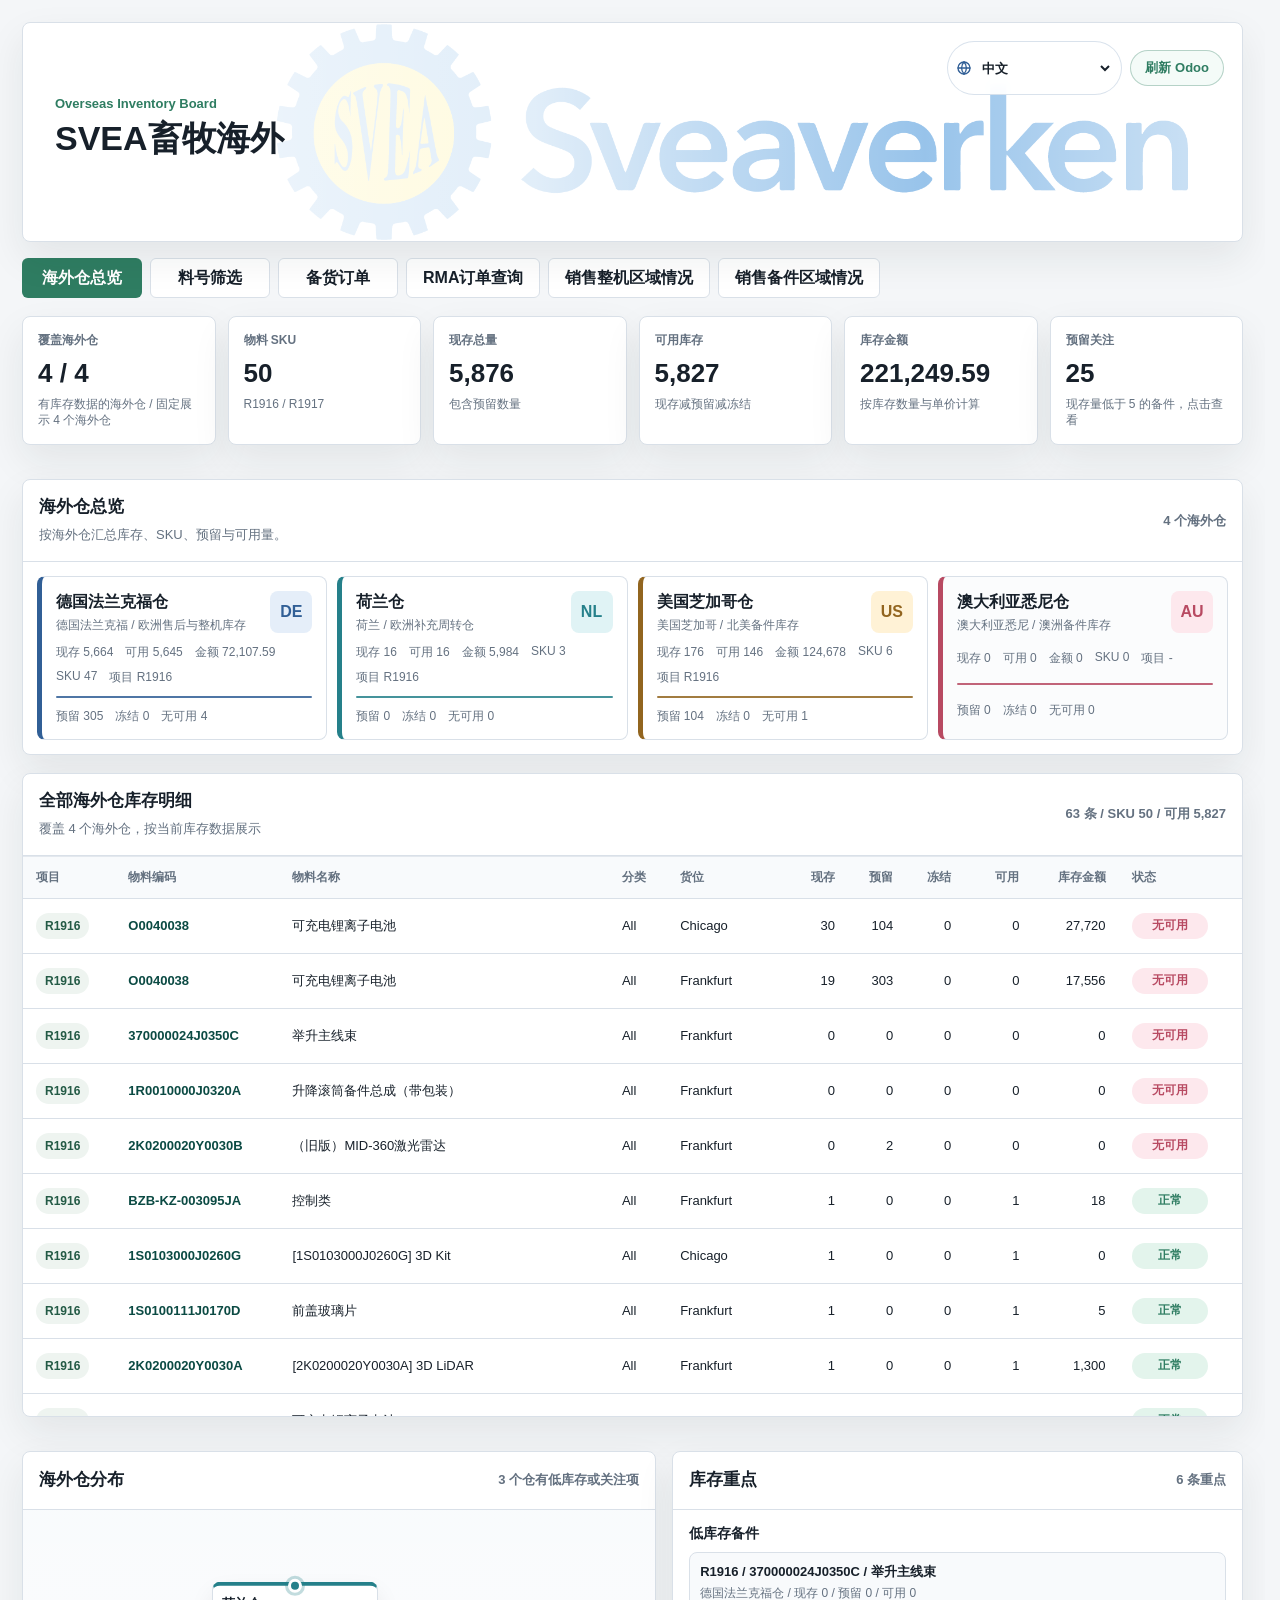
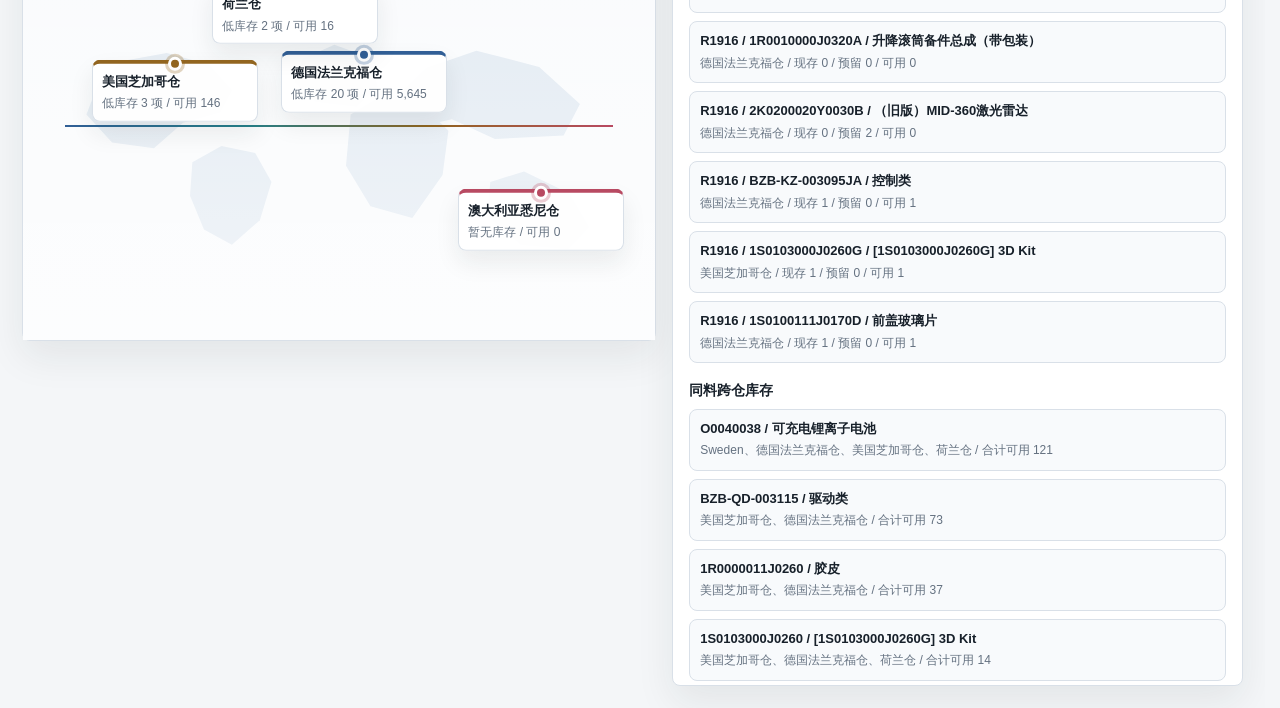
<file: index.html>
<!doctype html>
<html lang="zh-CN">
  <head>
    <meta charset="utf-8">
    <meta name="viewport" content="width=device-width, initial-scale=1">
    <title>SVEA畜牧海外</title>
    <meta name="description" content="SVEA畜牧海外库存、备货、RMA、销售整机和销售备件总看板。">
    <meta property="og:title" content="SVEA畜牧海外">
    <meta property="og:description" content="海外库存、备货、RMA、销售整机和销售备件总看板。">
    <meta property="og:type" content="website">
    <meta property="og:url" content="https://a1282439227-gif.github.io/overseas-inventory-dashboard/">
    <meta property="og:image" content="https://a1282439227-gif.github.io/overseas-inventory-dashboard/assets/sveaverken-logo.png">
    <meta name="twitter:card" content="summary_large_image">
    <meta name="twitter:title" content="SVEA畜牧海外">
    <meta name="twitter:description" content="海外库存、备货、RMA、销售整机和销售备件总看板。">
    <meta name="twitter:image" content="https://a1282439227-gif.github.io/overseas-inventory-dashboard/assets/sveaverken-logo.png">
    <link rel="stylesheet" href="./styles.css?v=20260814-rma-detail-resize-v2">
  </head>
  <body>
    <main class="app-shell">
      <header class="topbar">
        <section class="title-block" aria-labelledby="pageTitle">
          <div class="brand-heading">
            <div>
              <p class="eyebrow">Overseas Inventory Board</p>
              <h1 id="pageTitle">SVEA畜牧海外</h1>
            </div>
          </div>
          <p class="source-note" id="sourceNote" hidden aria-hidden="true"></p>
          <div class="title-actions">
          <label class="language-picker" aria-label="语言选择">
            <span class="language-icon" aria-hidden="true">
              <svg viewBox="0 0 24 24" focusable="false">
                <circle cx="12" cy="12" r="9"></circle>
                <path d="M3 12h18"></path>
                <path d="M12 3c2.4 2.5 3.6 5.5 3.6 9s-1.2 6.5-3.6 9"></path>
                <path d="M12 3c-2.4 2.5-3.6 5.5-3.6 9s1.2 6.5 3.6 9"></path>
              </svg>
            </span>
            <select id="languageSelect" aria-label="选择显示语言">
              <option value="zh-CN">中文</option>
              <option value="en">English</option>
              <option value="de">Deutsch</option>
              <option value="fr">Français</option>
              <option value="es">Español</option>
              <option value="it">Italiano</option>
              <option value="pt">Português</option>
              <option value="ja">日本語</option>
              <option value="ko">한국어</option>
              <option value="ru">Русский</option>
              <option value="vi">Tiếng Việt</option>
              <option value="th">ไทย</option>
              <option value="ms">Bahasa Melayu</option>
              <option value="id">Bahasa Indonesia</option>
              <option value="tr">Türkçe</option>
            </select>
          </label>
          <button class="title-refresh-button" id="salesRefreshButton" type="button">刷新 Odoo</button>
          </div>
        </section>

        <section class="visual-card" aria-label="海外仓作业概览">
          <img src="./assets/warehouse-operations.png" alt="海外仓库作业和全球配送场景">
          <div class="visual-metrics">
            <span>德国法兰克福仓</span>
            <span>荷兰仓</span>
            <span>美国芝加哥仓</span>
            <span>澳大利亚悉尼仓</span>
          </div>
        </section>
      </header>

      <nav class="view-tabs" aria-label="看板页面">
        <button class="view-tab is-active" type="button" data-view="overview" aria-controls="overviewPage" aria-selected="true">海外仓总览</button>
        <button class="view-tab" type="button" data-view="material" aria-controls="materialPage" aria-selected="false">料号筛选</button>
        <button class="view-tab" type="button" data-view="replenishment" aria-controls="replenishmentPage" aria-selected="false">备货订单</button>
        <button class="view-tab" type="button" data-view="rma" aria-controls="rmaPage" aria-selected="false">RMA订单查询</button>
        <button class="view-tab" type="button" data-view="salesMachine" aria-controls="salesMachinePage" aria-selected="false">销售整机区域情况</button>
        <button class="view-tab" type="button" data-view="salesSpare" aria-controls="salesSparePage" aria-selected="false">销售备件区域情况</button>
      </nav>

      <section class="view-panel is-active" id="overviewPage" data-view-panel="overview">
        <section class="summary-grid" id="summaryGrid" aria-label="库存指标汇总"></section>

        <section class="warehouse-section" aria-label="仓库总览">
          <div class="section-title">
            <div>
              <h2>海外仓总览</h2>
              <p class="section-subtitle">按海外仓汇总库存、SKU、预留与可用量。</p>
            </div>
            <span id="warehouseCount"></span>
          </div>
          <div class="warehouse-list" id="warehouseList"></div>
        </section>

        <section class="detail-section overview-detail-section" aria-label="仓库库存明细">
          <div class="section-title">
            <div>
              <h2 id="overviewDetailTitle">库存明细</h2>
              <p class="section-subtitle" id="overviewDetailMeta"></p>
            </div>
            <span id="overviewDetailCount"></span>
          </div>
          <div class="table-wrap compact-table">
            <table>
              <thead>
                <tr>
                  <th>项目</th>
                  <th>物料编码</th>
                  <th>物料名称</th>
                  <th>分类</th>
                  <th>货位</th>
                  <th class="num">现存</th>
                  <th class="num">预留</th>
                  <th class="num">冻结</th>
                  <th class="num">可用</th>
                  <th class="num">库存金额</th>
                  <th>状态</th>
                </tr>
              </thead>
              <tbody id="overviewTableBody"></tbody>
            </table>
          </div>
          <p id="overviewEmptyState" class="empty-state" hidden>暂无库存明细</p>
        </section>

        <section class="overview-support-grid">
          <section class="network-section" aria-label="海外仓分布">
            <div class="section-title">
              <h2>海外仓分布</h2>
              <span id="networkStatus"></span>
            </div>
            <div class="warehouse-map" id="warehouseMap"></div>
          </section>

          <section class="insight-section" aria-label="库存预警">
            <div class="section-title">
              <h2>库存重点</h2>
              <span id="alertCount"></span>
            </div>
            <div class="insight-group">
              <h3>低库存备件</h3>
              <div id="lowStockList" class="compact-list"></div>
            </div>
            <div class="insight-group">
              <h3>同料跨仓库存</h3>
              <div id="transferList" class="compact-list"></div>
            </div>
          </section>
        </section>

        <details class="import-section manual-import-section">
          <summary class="section-title import-summary">
            <div>
              <h2>Excel人工导入</h2>
              <p class="section-subtitle">系统未自动更新时，粘贴库存表格内容。</p>
            </div>
            <span id="overviewImportStatus">可粘贴 Excel / CSV</span>
          </summary>
          <div class="import-grid">
            <div class="file-import-box">
              <div>
                <strong>上传库存表格</strong>
                <span>支持 .xlsx、.xls、.csv、.tsv，选择文件后自动导入。</span>
              </div>
              <label class="file-picker" for="overviewImportFile">选择文件</label>
              <input id="overviewImportFile" class="file-input" type="file" accept=".xlsx,.xls,.csv,.tsv,.txt,application/vnd.openxmlformats-officedocument.spreadsheetml.sheet,application/vnd.ms-excel,text/csv">
            </div>
            <div class="file-import-box">
              <div>
                <strong>Odoo 数据更新</strong>
                <span>打开 Odoo 核对库存；本机更新时复制命令并按提示输入账号密码。</span>
              </div>
              <a class="file-picker" href="https://odoo-se.fjdac.com/web#menu_id=272&action=418&model=product.template&view_type=kanban" target="_blank" rel="noopener">打开 Odoo</a>
              <button id="odooCommandButton" class="secondary" type="button">复制更新命令</button>
            </div>
            <label class="field">
              <span>库存明细</span>
              <textarea id="overviewImportArea" spellcheck="false" placeholder="仓库,项目,物料编码,物料名称,分类,产品线,货位,规格,型号,现存,预留,冻结,库存金额,单位"></textarea>
            </label>
            <div class="import-actions">
              <button id="overviewImportButton" type="button">导入库存</button>
              <button id="overviewTemplateButton" class="secondary" type="button">填入模板</button>
              <button id="overviewRestoreButton" class="ghost" type="button">恢复系统库存</button>
              <p>导入后会更新“海外仓总览”和“料号筛选”的库存数据。</p>
            </div>
          </div>
        </details>
      </section>

      <section class="view-panel" id="materialPage" data-view-panel="material" hidden>
        <section class="page-heading">
          <div>
            <h2>料号筛选</h2>
            <p class="section-subtitle">按物料编码聚合海外仓库存。</p>
          </div>
        </section>

        <section class="control-panel" aria-label="筛选条件">
          <label class="field wide">
            <span>搜索</span>
            <input id="keywordInput" type="search" placeholder="输入物料编码，例如 1S0114004J0260A 或 S010470502501">
          </label>

          <label class="field">
            <span>仓库</span>
            <select id="warehouseSelect"></select>
          </label>

          <label class="field">
            <span>项目</span>
            <select id="projectSelect"></select>
          </label>

          <label class="field">
            <span>状态</span>
            <select id="statusSelect">
              <option value="all">全部状态</option>
              <option value="normal">正常</option>
              <option value="reserved">有预留</option>
              <option value="frozen">有冻结</option>
              <option value="shortage">无可用库存</option>
            </select>
          </label>

          <label class="field">
            <span>排序</span>
            <select id="sortSelect">
              <option value="availableAsc">可用量最低</option>
              <option value="qtyDesc">现存量最高</option>
              <option value="warehouseAsc">仓库顺序</option>
              <option value="materialAsc">物料编码</option>
            </select>
          </label>

          <div class="button-row controls">
            <button id="sampleButton" type="button">恢复 Excel 数据</button>
            <button id="exportButton" class="secondary" type="button">导出 CSV</button>
            <button id="resetButton" class="ghost" type="button">重置筛选</button>
          </div>
        </section>

        <section class="material-lookup-section" id="materialLookupSection" aria-label="物料编码查询结果" hidden>
          <div class="section-title">
            <div>
              <h2 id="materialLookupTitle">物料编码查询</h2>
              <p id="materialLookupMeta" class="section-subtitle"></p>
            </div>
            <span id="materialLookupCount"></span>
          </div>
          <div class="material-lookup-grid" id="materialLookupGrid"></div>
        </section>

        <section class="detail-section" aria-label="库存明细">
          <div class="section-title">
            <h2>筛选明细</h2>
            <span id="rowCount"></span>
          </div>
          <div class="table-wrap">
            <table>
              <thead>
                <tr>
                  <th>项目</th>
                  <th>仓库</th>
                  <th>物料编码</th>
                  <th>物料名称</th>
                  <th>货位</th>
                  <th class="num">现存</th>
                  <th class="num">预留</th>
                  <th class="num">冻结</th>
                  <th class="num">可用</th>
                  <th>状态</th>
                </tr>
              </thead>
              <tbody id="stockTableBody"></tbody>
            </table>
          </div>
          <p id="emptyState" class="empty-state" hidden>暂无匹配的库存明细</p>
        </section>

        <section class="import-section" aria-label="数据导入">
          <div class="section-title">
            <h2>补充导入</h2>
            <span id="importStatus">可粘贴 CSV / TSV</span>
          </div>
          <div class="import-grid">
            <label class="field">
              <span>粘贴库存明细</span>
              <textarea id="importArea" spellcheck="false" placeholder="仓库,项目,物料编码,物料名称,分类,产品线,货位,规格,型号,现存,预留,冻结,单位"></textarea>
            </label>
            <div class="import-actions">
              <button id="importButton" type="button">导入数据</button>
              <button id="fillTemplateButton" class="secondary" type="button">填入模板</button>
              <p>当前看板已内置库存数据，可在这里追加或覆盖同仓同物料同货位的数据。</p>
            </div>
          </div>
        </section>
      </section>

      <section class="view-panel" id="replenishmentPage" data-view-panel="replenishment" hidden>
        <section class="page-heading">
          <div>
            <h2>备货订单</h2>
            <p class="section-subtitle">按海外仓汇总备货订单、状态、运输方式和预计到仓信息。</p>
          </div>
          <div class="page-heading-actions">
            <button id="replenishmentRefreshButton" class="refresh-button" type="button">刷新数据</button>
            <span id="replenishmentCount">0 条备货记录</span>
          </div>
        </section>

        <section class="order-filter-panel" aria-label="备货订单筛选">
          <label class="field wide">
            <span>搜索</span>
            <input id="replenishmentKeywordInput" type="search" placeholder="订单号、物料编码、物料名称">
          </label>
          <label class="field">
            <span>海外仓</span>
            <select id="replenishmentWarehouseSelect"></select>
          </label>
          <label class="field">
            <span>状态</span>
            <select id="replenishmentStatusSelect"></select>
          </label>
          <label class="field">
            <span>运输方式</span>
            <select id="replenishmentTransportSelect"></select>
          </label>
          <div class="button-row controls">
            <button id="replenishmentResetButton" class="ghost" type="button">重置筛选</button>
          </div>
        </section>

        <section class="replenishment-warehouse-grid" id="replenishmentWarehouseGrid" aria-label="海外仓备货概览"></section>

        <section class="replenishment-section" aria-label="备货订单明细">
          <div class="section-title">
            <h2>备货订单台账</h2>
            <span id="replenishmentStatus">待接入表格数据</span>
          </div>
          <div class="table-wrap">
            <table>
              <thead>
                <tr>
                  <th>海外仓</th>
                  <th>订单编号</th>
                  <th>发货时间</th>
                  <th>预计到仓</th>
                  <th>运输方式</th>
                  <th>状态</th>
                  <th>是否入库</th>
                  <th>物料编码</th>
                  <th>物料名称</th>
                  <th class="num">备货数量</th>
                  <th>时效</th>
                </tr>
              </thead>
              <tbody id="replenishmentTableBody"></tbody>
            </table>
          </div>
          <p id="replenishmentEmptyState" class="empty-state">暂无备货订单记录</p>
        </section>

        <details class="import-section manual-import-section">
          <summary class="section-title import-summary">
            <div>
              <h2>Excel人工导入</h2>
              <p class="section-subtitle">系统未自动更新时，粘贴备货订单表格内容。</p>
            </div>
            <span id="replenishmentImportStatus">可粘贴 Excel / CSV</span>
          </summary>
          <div class="import-grid">
            <div class="file-import-box">
              <div>
                <strong>上传备货订单表</strong>
                <span>支持 .xlsx、.xls、.csv、.tsv，选择文件后自动替换当前备货订单数据。</span>
              </div>
              <label class="file-picker" for="replenishmentImportFile">选择文件</label>
              <input id="replenishmentImportFile" class="file-input" type="file" accept=".xlsx,.xls,.csv,.tsv,.txt,application/vnd.openxmlformats-officedocument.spreadsheetml.sheet,application/vnd.ms-excel,text/csv">
            </div>
            <label class="field">
              <span>备货订单明细</span>
              <textarea id="replenishmentImportArea" spellcheck="false" placeholder="订单编号,物料编码,物料名称,数量,海外仓,单价,总价,发货时间,预计到仓,时效,运输方式,状态,是否入库"></textarea>
            </label>
            <div class="import-actions">
              <button id="replenishmentImportButton" type="button">导入备货订单</button>
              <button id="replenishmentTemplateButton" class="secondary" type="button">填入模板</button>
              <button id="replenishmentRestoreButton" class="ghost" type="button">恢复系统订单</button>
              <p>导入后会替换当前“备货订单”数据，并刷新筛选项。</p>
            </div>
          </div>
        </details>
      </section>

      <section class="view-panel" id="rmaPage" data-view-panel="rma" hidden>
        <section class="page-heading">
          <div>
            <h2>RMA订单查询</h2>
            <p class="section-subtitle">查询售后单号、服务单号、客户、国家、物料与物流状态。</p>
          </div>
          <div class="page-heading-actions">
            <button id="rmaRefreshButton" class="refresh-button" type="button">刷新数据</button>
            <span id="rmaCount">0 条 RMA 明细</span>
          </div>
        </section>

        <section class="summary-grid rma-summary-grid" id="rmaSummaryGrid" aria-label="RMA指标汇总"></section>

        <section class="order-filter-panel" aria-label="RMA订单筛选">
          <label class="field wide">
            <span>搜索</span>
            <input id="rmaKeywordInput" type="search" placeholder="售后单号、服务单号、物料编码、客户、国家、SN">
          </label>
          <label class="field">
            <span>状态</span>
            <select id="rmaStatusSelect"></select>
          </label>
          <label class="field">
            <span>国家</span>
            <select id="rmaCountrySelect"></select>
          </label>
          <label class="field">
            <span>项目</span>
            <select id="rmaProjectSelect"></select>
          </label>
          <div class="button-row controls">
            <button id="rmaResetButton" class="ghost" type="button">重置筛选</button>
          </div>
        </section>

        <section class="rma-section" aria-label="RMA订单列表">
          <div class="section-title">
            <h2>RMA订单列表</h2>
            <span id="rmaStatus">已接入售后备件数据</span>
          </div>
          <div class="table-wrap">
            <table id="rmaOrderTable" class="resizable-table">
              <colgroup>
                <col style="width: 126px">
                <col style="width: 118px">
                <col style="width: 88px">
                <col style="width: 88px">
                <col style="width: 106px">
                <col style="width: 104px">
                <col style="width: 128px">
                <col style="width: 96px">
              </colgroup>
              <thead>
                <tr>
                  <th>RM订单号</th>
                  <th>服务单号</th>
                  <th>国家</th>
                  <th>客户</th>
                  <th>发出日期</th>
                  <th>状态</th>
                  <th>物流订单</th>
                  <th>FAE人员</th>
                </tr>
              </thead>
              <tbody id="rmaTableBody"></tbody>
            </table>
          </div>
          <p id="rmaEmptyState" class="empty-state" hidden>暂无匹配的 RMA 记录</p>
        </section>

        <section class="rma-section rma-detail-section" aria-label="RMA产品明细">
          <div class="section-title">
            <div>
              <h2 id="rmaDetailTitle">RMA产品明细</h2>
              <p class="section-subtitle" id="rmaDetailMeta"></p>
            </div>
            <span id="rmaDetailCount"></span>
          </div>
          <div class="table-wrap">
            <table id="rmaDetailTable" class="resizable-table">
              <colgroup>
                <col style="width: 150px">
                <col style="width: 180px">
                <col style="width: 82px">
                <col style="width: 112px">
                <col style="width: 210px">
                <col style="width: 76px">
                <col style="width: 100px">
                <col style="width: 220px">
                <col style="width: 320px">
              </colgroup>
              <thead>
                <tr>
                  <th>物料编码</th>
                  <th>产品名称</th>
                  <th class="num">需求数量</th>
                  <th>状态</th>
                  <th>物流订单</th>
                  <th>单价</th>
                  <th>总价 USD</th>
                  <th>特殊备注</th>
                  <th>原因描述</th>
                </tr>
              </thead>
              <tbody id="rmaDetailTableBody"></tbody>
            </table>
          </div>
          <p id="rmaDetailEmptyState" class="empty-state">请选择一个 RM 订单查看产品数量和品种</p>
        </section>

        <details class="import-section manual-import-section">
          <summary class="section-title import-summary">
            <div>
              <h2>Excel人工导入</h2>
              <p class="section-subtitle">系统未自动更新时，粘贴RMA订单表格内容。</p>
            </div>
            <span id="rmaImportStatus">可粘贴 Excel / CSV</span>
          </summary>
          <div class="import-grid">
            <div class="file-import-box">
              <div>
                <strong>上传RMA订单表</strong>
                <span>支持 .xlsx、.xls、.csv、.tsv，选择文件后自动合并 RM 订单并刷新明细。</span>
              </div>
              <label class="file-picker" for="rmaImportFile">选择文件</label>
              <input id="rmaImportFile" class="file-input" type="file" accept=".xlsx,.xls,.csv,.tsv,.txt,application/vnd.openxmlformats-officedocument.spreadsheetml.sheet,application/vnd.ms-excel,text/csv">
            </div>
            <label class="field">
              <span>RMA订单明细</span>
              <textarea id="rmaImportArea" spellcheck="false" placeholder="售后单号,服务单号,SN号,客户名称,产品线,国家,机型,项目,物料编码,产品名称,需求数量,单价,总价 USD,启运地,发出日期,状态,售后类型,特殊备注,原因描述,FAE人员,坏件处置建议,物流单号,物流时效/天,父记录"></textarea>
            </label>
            <div class="import-actions">
              <button id="rmaImportButton" type="button">导入RMA订单</button>
              <button id="rmaTemplateButton" class="secondary" type="button">填入模板</button>
              <button id="rmaRestoreButton" class="ghost" type="button">恢复系统RMA</button>
              <p>导入后会重新合并 RM 订单号，并刷新产品明细。</p>
            </div>
          </div>
        </details>
      </section>

      <section class="view-panel" id="salesMachinePage" data-view-panel="salesMachine" hidden>
        <section class="page-heading">
          <div>
            <h2>销售整机区域情况</h2>
            <p class="section-subtitle">按仓库辐射区域、产品品类、国家/地区和序列号状态查看整机销售。</p>
          </div>
          <div class="page-heading-actions">
            <span id="salesMachineCount">0 条整机销售</span>
          </div>
        </section>

        <section class="summary-grid sales-summary-grid" id="salesMachineSummaryGrid" aria-label="销售整机指标"></section>

        <section class="sales-chart-grid" aria-label="销售整机分布">
          <section class="sales-panel">
            <h3>整机仓库数量分布</h3>
            <div id="salesMachineWarehouseBars"></div>
          </section>
          <section class="sales-panel">
            <h3>整机品类数量分布</h3>
            <div id="salesMachineCategoryBars"></div>
          </section>
          <section class="sales-panel">
            <h3>售卖类型分布</h3>
            <div id="salesMachineSaleTypeBars"></div>
          </section>
        </section>

        <section class="order-filter-panel" aria-label="销售整机筛选">
          <label class="field wide">
            <span>搜索</span>
            <input id="salesMachineKeywordInput" type="search" placeholder="源单据、客户、序列号、料号、产品名称">
          </label>
          <label class="field">
            <span>仓库</span>
            <select id="salesMachineWarehouseSelect"></select>
          </label>
          <label class="field">
            <span>品类</span>
            <select id="salesMachineCategorySelect"></select>
          </label>
          <label class="field">
            <span>国家/地区</span>
            <select id="salesMachineCountrySelect"></select>
          </label>
          <label class="field">
            <span>序列号</span>
            <select id="salesMachineSerialSelect">
              <option value="all">全部序列号状态</option>
              <option value="yes">有序列号</option>
              <option value="no">缺序列号</option>
            </select>
          </label>
          <div class="button-row controls">
            <button id="salesMachineResetButton" class="ghost" type="button">重置筛选</button>
          </div>
        </section>

        <section class="detail-section" aria-label="销售整机明细">
          <div class="section-title">
            <h2>整机销售明细</h2>
            <span id="salesMachineStatus">等待销售数据</span>
          </div>
          <div class="table-wrap">
            <table>
              <thead>
                <tr>
                  <th>仓库</th>
                  <th>品类</th>
                  <th>源单据</th>
                  <th>料号</th>
                  <th>序列号</th>
                  <th>客户</th>
                  <th>国家/地区</th>
                  <th>产品名称</th>
                </tr>
              </thead>
              <tbody id="salesMachineTableBody"></tbody>
            </table>
          </div>
          <p id="salesMachineEmptyState" class="empty-state" hidden>暂无匹配的整机销售记录</p>
        </section>
      </section>

      <section class="view-panel" id="salesSparePage" data-view-panel="salesSpare" hidden>
        <section class="page-heading">
          <div>
            <h2>销售备件区域情况</h2>
            <p class="section-subtitle">按仓库、料号、产品名称和源单据汇总销售备件数量。</p>
          </div>
          <div class="page-heading-actions">
            <span id="salesSpareCount">0 条备件销售</span>
          </div>
        </section>

        <section class="summary-grid sales-summary-grid" id="salesSpareSummaryGrid" aria-label="销售备件指标"></section>

        <section class="order-filter-panel" aria-label="销售备件筛选">
          <label class="field wide">
            <span>搜索</span>
            <input id="salesSpareKeywordInput" type="search" placeholder="料号、产品名称、源单据、客户">
          </label>
          <label class="field">
            <span>仓库</span>
            <select id="salesSpareWarehouseSelect"></select>
          </label>
          <label class="field">
            <span>国家/地区</span>
            <select id="salesSpareCountrySelect"></select>
          </label>
          <div class="button-row controls">
            <button id="salesSpareResetButton" class="ghost" type="button">重置筛选</button>
          </div>
        </section>

        <section class="sales-spare-layout" aria-label="销售备件分布和明细">
          <section class="sales-panel">
            <h3>备件仓库数量分布</h3>
            <div id="salesSpareWarehouseBars"></div>
            <div class="sales-spare-detail-panel" id="salesSpareDetailPanel" hidden>
              <h3 id="salesSpareDetailTitle">备件明细</h3>
              <div class="sales-spare-detail-meta" id="salesSpareDetailMeta"></div>
              <div class="sales-spare-detail-cards" id="salesSpareDetailCards"></div>
            </div>
          </section>

          <section class="detail-section sales-spare-table-panel">
            <div class="section-title">
              <h2>备件售卖数量</h2>
              <span id="salesSpareStatus">等待销售数据</span>
            </div>
            <div class="table-wrap">
              <table>
                <thead>
                  <tr>
                    <th>仓库</th>
                    <th>料号</th>
                    <th>产品名称</th>
                    <th class="num">售卖数量</th>
                    <th class="num">源单据数</th>
                    <th>最近发货</th>
                  </tr>
                </thead>
                <tbody id="salesSpareTableBody"></tbody>
              </table>
            </div>
            <p id="salesSpareEmptyState" class="empty-state" hidden>暂无匹配的备件销售记录</p>
          </section>
        </section>
      </section>
    </main>

    <div class="modal-backdrop" id="salesRefreshDialog" hidden>
      <div class="refresh-dialog" role="dialog" aria-modal="true" aria-labelledby="salesRefreshTitle">
        <div class="dialog-head">
          <h2 id="salesRefreshTitle">刷新 Odoo 数据</h2>
          <button class="icon-btn" id="salesRefreshCloseButton" type="button" title="关闭" aria-label="关闭">×</button>
        </div>
        <label class="field" for="salesOdooSecret">
          <span>Odoo 登录密码（可选）</span>
          <input id="salesOdooSecret" type="password" autocomplete="current-password" placeholder="本机已保存时可留空">
        </label>
        <p class="refresh-status" id="salesRefreshStatus">可直接点击开始刷新，将从本机 Odoo 刷新服务获取最新库存和销售数据。</p>
        <div class="dialog-actions">
          <button class="secondary" id="salesRefreshCancelButton" type="button">取消</button>
          <button id="salesRefreshConfirmButton" type="button">开始刷新</button>
        </div>
      </div>
    </div>

    <script src="./dashboard-config.js?v=20260724-odoo-stocking"></script>
    <script src="./data-inventory.js?v=20260904-110456"></script>
    <script src="./data-sellable-spares.js?v=20260723-spare-alias"></script>
  <script src="./data-orders.js?v=20260904-110539"></script>
    <script src="./data-sales.js?v=20260904-110458"></script>
    <script src="./vendor/xlsx.full.min.js"></script>
    <script src="./app.js?v=20260824-material-search-fast"></script>
  </body>
</html>
</file>
<file: styles.css>
:root {
  color-scheme: light;
  --bg: #f4f6f8;
  --surface: #ffffff;
  --surface-soft: #f8fafc;
  --line: #d9e0e8;
  --text: #17202a;
  --muted: #647180;
  --green: #2f7d62;
  --green-soft: #e3f4ec;
  --blue: #315f96;
  --blue-soft: #e5eef9;
  --red: #b84a62;
  --red-soft: #fde8ed;
  --amber: #92651f;
  --amber-soft: #fff2d6;
  --teal: #25808a;
  --teal-soft: #e0f3f5;
  --shadow: 0 16px 38px rgba(23, 32, 42, 0.08);
}

* {
  box-sizing: border-box;
}

html {
  -webkit-text-size-adjust: 100%;
  text-size-adjust: 100%;
}

body {
  margin: 0;
  min-width: 320px;
  overflow-x: hidden;
  background: var(--bg);
  color: var(--text);
  font-family: "Microsoft YaHei", "PingFang SC", "Segoe UI", Arial, sans-serif;
}

button,
input,
select,
textarea {
  font: inherit;
}

/* The dashboard refreshes from managed data sources, so keep fallback import/export tools out of the normal workflow. */
.manual-import-section,
#sampleButton,
#exportButton {
  display: none !important;
}

button {
  min-height: 40px;
  border: 0;
  border-radius: 6px;
  background: var(--green);
  color: #fff;
  padding: 0 16px;
  font-weight: 700;
  cursor: pointer;
  white-space: nowrap;
}

button:hover {
  background: #236b53;
}

button.secondary {
  border: 1px solid rgba(49, 95, 150, 0.28);
  background: var(--blue-soft);
  color: var(--blue);
}

button.secondary:hover {
  background: #d8e7f7;
}

button.ghost {
  border: 1px solid var(--line);
  background: #fff;
  color: var(--text);
}

button.ghost:hover {
  background: #edf1f5;
}

.app-shell {
  width: min(1580px, 100%);
  margin: 0 auto;
  padding: 22px;
}

.topbar {
  display: grid;
  grid-template-columns: 1fr;
  gap: 16px;
  align-items: stretch;
  margin-bottom: 16px;
}

.title-block,
.visual-card,
.page-heading,
.control-panel,
.order-filter-panel,
.material-lookup-section,
.warehouse-section,
.network-section,
.insight-section,
.detail-section,
.import-section,
.replenishment-section,
.rma-section,
.replenishment-card,
.sales-panel {
  border: 1px solid var(--line);
  border-radius: 8px;
  background: var(--surface);
  box-shadow: var(--shadow);
}

.title-block {
  position: relative;
  display: grid;
  align-content: center;
  min-height: 244px;
  overflow: hidden;
  padding: 32px;
  background:
    linear-gradient(90deg, rgba(255, 255, 255, 0.96) 0%, rgba(255, 255, 255, 0.88) 42%, rgba(255, 255, 255, 0.58) 74%, rgba(255, 255, 255, 0.82) 100%),
    url("./assets/sveaverken-logo.png") right 34px center / min(78%, 980px) auto no-repeat,
    #fff;
}

.title-actions {
  position: absolute;
  top: 18px;
  right: 18px;
  z-index: 2;
  display: flex;
  align-items: center;
  justify-content: flex-end;
  gap: 8px;
  flex-wrap: wrap;
}

.language-picker {
  display: inline-flex;
  align-items: center;
  gap: 6px;
  border: 1px solid rgba(49, 95, 150, 0.18);
  border-radius: 999px;
  background: rgba(255, 255, 255, 0.92);
  padding: 6px 8px;
  color: var(--text);
  font-size: 13px;
  font-weight: 800;
  backdrop-filter: blur(10px);
}

.title-refresh-button {
  min-height: 36px;
  border: 1px solid rgba(47, 125, 98, 0.32);
  border-radius: 999px;
  background: rgba(244, 251, 248, 0.94);
  color: var(--green);
  padding: 0 14px;
  font-size: 13px;
  font-weight: 900;
  backdrop-filter: blur(10px);
}

.title-refresh-button:hover {
  border-color: rgba(47, 125, 98, 0.5);
  background: #e8f6ef;
}

.title-refresh-button.is-loading,
.title-refresh-button:disabled {
  cursor: wait;
  opacity: 0.72;
}

.language-picker.is-busy {
  border-color: rgba(49, 95, 150, 0.42);
  box-shadow: 0 0 0 3px rgba(49, 95, 150, 0.08);
}

.language-picker.is-error {
  border-color: rgba(179, 38, 30, 0.45);
  box-shadow: 0 0 0 3px rgba(179, 38, 30, 0.08);
}

.language-icon {
  display: inline-flex;
  width: 16px;
  height: 16px;
  flex: 0 0 16px;
  color: var(--blue);
}

.language-icon svg {
  width: 16px;
  height: 16px;
  fill: none;
  stroke: currentColor;
  stroke-linecap: round;
  stroke-linejoin: round;
  stroke-width: 2;
}

.language-picker select {
  min-width: 116px;
  border: 0;
  background: transparent;
  color: var(--text);
  padding: 4px 4px 4px 0;
  font-size: 13px;
  font-weight: 800;
  outline: none;
}

.brand-heading {
  position: relative;
  z-index: 1;
  max-width: 620px;
}

.brand-logo-image {
  flex: 0 0 auto;
  width: min(260px, 42vw);
  height: 70px;
  object-fit: contain;
  object-position: left center;
  border: 1px solid rgba(49, 95, 150, 0.14);
  border-radius: 8px;
  background: #fff;
  padding: 8px 10px;
}

.eyebrow {
  margin: 0 0 8px;
  color: var(--green);
  font-size: 13px;
  font-weight: 800;
}

h1,
h2,
h3,
p {
  margin-top: 0;
}

h1 {
  margin-bottom: 10px;
  font-size: 34px;
  line-height: 1.16;
  letter-spacing: 0;
}

h2 {
  margin: 0;
  font-size: 17px;
  line-height: 1.35;
  letter-spacing: 0;
}

h3 {
  margin: 0 0 8px;
  font-size: 14px;
  line-height: 1.4;
}

.source-note {
  position: relative;
  z-index: 1;
  max-width: 760px;
  margin-bottom: 0;
  color: var(--muted);
  font-size: 14px;
  line-height: 1.65;
}

.visual-card {
  display: none;
  position: relative;
  min-height: 188px;
  overflow: hidden;
}

.visual-card img {
  display: block;
  width: 100%;
  height: 100%;
  min-height: 188px;
  object-fit: cover;
}

.visual-card::after {
  position: absolute;
  inset: 0;
  content: "";
  background: linear-gradient(90deg, rgba(23, 32, 42, 0.64), rgba(23, 32, 42, 0.1));
}

.visual-metrics {
  position: absolute;
  left: 16px;
  right: 16px;
  bottom: 16px;
  z-index: 1;
  display: flex;
  flex-wrap: wrap;
  gap: 8px;
}

.visual-metrics span {
  min-height: 30px;
  border: 1px solid rgba(255, 255, 255, 0.32);
  border-radius: 999px;
  background: rgba(255, 255, 255, 0.18);
  color: #fff;
  padding: 6px 10px;
  font-size: 12px;
  font-weight: 800;
  backdrop-filter: blur(8px);
}

.summary-grid {
  display: grid;
  grid-template-columns: repeat(6, minmax(0, 1fr));
  gap: 12px;
  margin-bottom: 16px;
}

[hidden] {
  display: none !important;
}

.view-tabs {
  display: flex;
  gap: 8px;
  margin-bottom: 16px;
  overflow-x: auto;
  padding-bottom: 2px;
}

.view-tab {
  min-width: 120px;
  border: 1px solid var(--line);
  background: #fff;
  color: var(--text);
}

.view-tab:hover {
  background: #edf1f5;
}

.view-tab.is-active {
  border-color: rgba(47, 125, 98, 0.36);
  background: var(--green);
  color: #fff;
}

.view-panel {
  display: grid;
  gap: 16px;
  min-width: 0;
}

.view-panel > *,
.topbar > *,
.overview-support-grid > *,
.warehouse-section,
.network-section,
.insight-section,
.detail-section,
.import-section,
.material-lookup-section,
.replenishment-section,
.rma-section,
.page-heading {
  min-width: 0;
}

.page-heading {
  display: flex;
  align-items: center;
  justify-content: space-between;
  gap: 16px;
  min-height: 76px;
  padding: 16px;
}

.page-heading span {
  color: var(--muted);
  font-size: 13px;
  font-weight: 800;
}

.page-heading-actions {
  display: flex;
  align-items: center;
  justify-content: flex-end;
  gap: 10px;
  margin-left: auto;
  min-width: max-content;
}

.refresh-button {
  display: none !important;
  min-width: 88px;
  border-color: rgba(47, 125, 98, 0.32);
  background: #f4fbf8;
  color: var(--green);
  font-weight: 800;
}

.refresh-button:hover {
  border-color: rgba(47, 125, 98, 0.5);
  background: #e8f6ef;
}

.refresh-button.is-loading,
.refresh-button:disabled {
  cursor: wait;
  opacity: 0.72;
}

.summary-card {
  min-height: 104px;
  border: 1px solid var(--line);
  border-radius: 8px;
  background: var(--surface);
  padding: 15px;
  box-shadow: var(--shadow);
}

.summary-card span {
  display: block;
  color: var(--muted);
  font-size: 12px;
  font-weight: 700;
}

.summary-card strong {
  display: block;
  margin-top: 10px;
  font-size: 26px;
  line-height: 1.1;
  white-space: nowrap;
}

.summary-card small {
  display: block;
  margin-top: 8px;
  color: var(--muted);
  font-size: 12px;
  line-height: 1.4;
}

.summary-action-card {
  cursor: pointer;
  transition:
    border-color 0.16s ease,
    box-shadow 0.16s ease,
    transform 0.16s ease;
}

.summary-action-card:hover,
.summary-action-card.active {
  border-color: rgba(47, 125, 98, 0.42);
  box-shadow: 0 16px 34px rgba(47, 125, 98, 0.14);
  transform: translateY(-1px);
}

.control-panel {
  display: grid;
  grid-template-columns: minmax(250px, 1fr) minmax(150px, 190px) minmax(120px, 150px) minmax(130px, 170px) minmax(130px, 170px) auto;
  gap: 12px;
  align-items: end;
  padding: 16px;
  margin-bottom: 16px;
}

.order-filter-panel {
  display: grid;
  grid-template-columns: minmax(260px, 1fr) repeat(3, minmax(150px, 190px)) auto;
  gap: 12px;
  align-items: end;
  padding: 16px;
}

.field {
  display: grid;
  gap: 6px;
  min-width: 0;
  color: var(--muted);
  font-size: 13px;
  font-weight: 700;
}

.field.wide {
  min-width: 0;
}

input,
select,
textarea {
  width: 100%;
  border: 1px solid var(--line);
  border-radius: 6px;
  background: #fff;
  color: var(--text);
  outline: none;
}

input,
select {
  height: 40px;
  padding: 0 12px;
}

textarea {
  min-height: 132px;
  resize: vertical;
  padding: 12px;
  line-height: 1.5;
}

input:focus,
select:focus,
textarea:focus {
  border-color: var(--green);
  box-shadow: 0 0 0 3px rgba(47, 125, 98, 0.14);
}

.button-row {
  display: flex;
  flex-wrap: wrap;
  gap: 8px;
}

.button-row.controls {
  justify-content: flex-end;
}

.dashboard-grid {
  display: grid;
  grid-template-columns: minmax(360px, 1fr) minmax(360px, 0.92fr) minmax(300px, 0.78fr);
  gap: 16px;
  align-items: start;
  margin-bottom: 16px;
}

.overview-support-grid {
  display: grid;
  grid-template-columns: minmax(420px, 1fr) minmax(360px, 0.9fr);
  gap: 16px;
  align-items: start;
}

.section-title {
  display: flex;
  align-items: center;
  justify-content: space-between;
  gap: 12px;
  min-height: 58px;
  padding: 16px;
  border-bottom: 1px solid var(--line);
}

.section-title span {
  color: var(--muted);
  font-size: 13px;
  font-weight: 700;
}

.section-subtitle {
  margin: 6px 0 0;
  color: var(--muted);
  font-size: 13px;
  line-height: 1.55;
}

.manual-import-section {
  overflow: hidden;
}

.manual-import-section:not([open]) .import-summary {
  border-bottom: 0;
}

.import-summary {
  cursor: pointer;
  list-style: none;
}

.import-summary::-webkit-details-marker {
  display: none;
}

.import-summary::after {
  flex: 0 0 auto;
  border: 1px solid var(--line);
  border-radius: 999px;
  background: var(--surface-soft);
  color: var(--text);
  padding: 4px 10px;
  font-size: 12px;
  font-weight: 800;
  content: "展开";
}

.manual-import-section[open] .import-summary::after {
  content: "收起";
}

.material-lookup-section {
  margin-bottom: 16px;
}

.material-lookup-grid {
  display: grid;
  grid-template-columns: minmax(180px, 0.75fr) repeat(5, minmax(0, 1fr));
  gap: 12px;
  padding: 14px;
}

.material-image-card {
  display: grid;
  align-content: start;
  gap: 8px;
  min-height: 100%;
  border: 1px solid var(--line);
  border-radius: 8px;
  background: #fff;
  padding: 12px;
}

.material-image-frame {
  display: grid;
  place-items: center;
  aspect-ratio: 1 / 1;
  overflow: hidden;
  border: 1px solid var(--line);
  border-radius: 8px;
  background: #f7fafc;
}

.material-image-frame img {
  width: 100%;
  height: 100%;
  object-fit: contain;
}

.material-image-frame span {
  color: var(--muted);
  font-size: 30px;
  font-weight: 900;
}

.material-image-card strong,
.material-image-card small {
  display: block;
  overflow: hidden;
  text-overflow: ellipsis;
}

.material-image-card strong {
  font-size: 13px;
}

.material-image-card small {
  color: var(--muted);
  font-size: 12px;
  line-height: 1.35;
}

.material-warehouse-card {
  display: grid;
  gap: 12px;
  border: 1px solid var(--line);
  border-top: 4px solid var(--accent);
  border-radius: 8px;
  background: #fff;
  padding: 14px;
}

.material-warehouse-card.has-stock {
  background: linear-gradient(180deg, #fff, var(--soft));
}

.material-warehouse-head {
  display: flex;
  align-items: center;
  gap: 10px;
}

.material-warehouse-head strong,
.material-warehouse-head small {
  display: block;
  line-height: 1.35;
}

.material-warehouse-head strong {
  font-size: 14px;
}

.material-warehouse-head small {
  margin-top: 2px;
  color: var(--muted);
  font-size: 12px;
}

.material-qty-grid {
  display: grid;
  grid-template-columns: repeat(4, minmax(0, 1fr));
  gap: 8px;
}

.material-qty-grid span {
  min-width: 0;
  border: 1px solid rgba(217, 224, 232, 0.78);
  border-radius: 6px;
  background: rgba(255, 255, 255, 0.72);
  padding: 8px;
}

.material-qty-grid b,
.material-qty-grid small {
  display: block;
  text-align: right;
}

.material-qty-grid b {
  font-size: 18px;
  line-height: 1.1;
}

.material-qty-grid small {
  margin-top: 4px;
  color: var(--muted);
  font-size: 11px;
}

.material-warehouse-card p {
  margin: 0;
  color: var(--muted);
  font-size: 12px;
  line-height: 1.5;
}

.material-warehouse-card .amount-line {
  color: var(--text);
  font-weight: 800;
}

.transit-line {
  display: grid;
  gap: 2px;
  border: 1px solid rgba(37, 128, 138, 0.18);
  border-radius: 6px;
  background: rgba(224, 243, 245, 0.58);
  padding: 8px;
}

.transit-line strong {
  color: var(--teal);
  font-size: 13px;
}

.transit-line span {
  color: var(--muted);
  font-size: 11px;
  line-height: 1.4;
}

.transit-line.muted-transit {
  border-color: rgba(217, 224, 232, 0.78);
  background: rgba(248, 250, 252, 0.86);
}

.transit-line.muted-transit strong {
  color: var(--muted);
}

.warehouse-list {
  display: grid;
  grid-template-columns: repeat(4, minmax(0, 1fr));
  gap: 10px;
  min-width: 0;
  padding: 14px;
}

.warehouse-card {
  display: grid;
  gap: 10px;
  min-width: 0;
  border: 1px solid var(--line);
  border-left: 5px solid var(--accent);
  border-radius: 8px;
  background: #fff;
  padding: 14px;
  cursor: pointer;
}

.warehouse-card:hover,
.warehouse-card.active {
  border-color: color-mix(in srgb, var(--accent) 52%, var(--line));
  box-shadow: 0 12px 26px rgba(23, 32, 42, 0.08);
}

.warehouse-card.empty {
  background: #fbfcfd;
}

.warehouse-head {
  display: flex;
  align-items: flex-start;
  justify-content: space-between;
  gap: 12px;
}

.warehouse-name {
  font-weight: 900;
  line-height: 1.35;
}

.warehouse-location,
.warehouse-meta {
  color: var(--muted);
  font-size: 12px;
}

.warehouse-location {
  margin-top: 4px;
}

.warehouse-code {
  display: grid;
  place-items: center;
  width: 42px;
  height: 42px;
  border-radius: 8px;
  background: var(--soft);
  color: var(--accent);
  font-weight: 900;
}

.warehouse-meta {
  display: flex;
  flex-wrap: wrap;
  gap: 8px 12px;
}

.overview-detail-section {
  margin-bottom: 0;
}

.compact-table {
  max-height: 430px;
}

.bar-track {
  height: 2px;
  border-radius: 999px;
  background: var(--accent);
  opacity: 0.85;
}

.bar {
  display: none;
}

.warehouse-map {
  position: relative;
  min-height: 430px;
  overflow: hidden;
  padding: 18px;
  background: #f8fafc url("./assets/world-map.svg") center / 92% auto no-repeat;
}

.warehouse-map::before {
  position: absolute;
  inset: 0;
  background: linear-gradient(180deg, rgba(255, 255, 255, 0.18), rgba(255, 255, 255, 0.62));
  content: "";
  pointer-events: none;
}

.map-route {
  position: absolute;
  z-index: 1;
  left: 42px;
  right: 42px;
  top: 50%;
  height: 2px;
  background: linear-gradient(90deg, var(--blue), var(--teal), var(--amber), var(--red));
}

.map-node {
  position: absolute;
  z-index: 2;
  left: var(--x);
  top: var(--y);
  width: min(166px, 34vw);
  transform: translate(-50%, -50%);
  border: 1px solid var(--line);
  border-top: 4px solid var(--accent);
  border-radius: 8px;
  background: rgba(255, 255, 255, 0.94);
  padding: 9px;
  box-shadow: 0 12px 24px rgba(23, 32, 42, 0.08);
}

.map-node strong {
  display: block;
  font-size: 13px;
  line-height: 1.35;
}

.map-node span {
  display: block;
  margin-top: 5px;
  color: var(--muted);
  font-size: 12px;
  line-height: 1.4;
}

.map-dot {
  position: absolute;
  left: 50%;
  top: -12px;
  width: 14px;
  height: 14px;
  border: 3px solid #fff;
  border-radius: 50%;
  background: var(--accent);
  transform: translateX(-50%);
  box-shadow: 0 0 0 3px color-mix(in srgb, var(--accent) 28%, transparent);
}

.insight-section {
  min-height: 430px;
}

.insight-group {
  padding: 14px 16px 4px;
}

.compact-list {
  display: grid;
  gap: 8px;
}

.compact-item {
  border: 1px solid var(--line);
  border-radius: 8px;
  background: var(--surface-soft);
  padding: 10px;
}

.compact-item strong {
  display: block;
  font-size: 13px;
  line-height: 1.35;
}

.compact-item span {
  display: block;
  margin-top: 5px;
  color: var(--muted);
  font-size: 12px;
  line-height: 1.45;
}

.clickable-compact-item {
  cursor: pointer;
}

.clickable-compact-item:hover {
  border-color: rgba(47, 125, 98, 0.42);
  background: #eef6f1;
}

.detail-section {
  margin-bottom: 16px;
}

.table-wrap {
  max-height: 560px;
  max-width: 100%;
  overflow: auto;
}

table {
  width: 100%;
  min-width: 980px;
  border-collapse: collapse;
}

.overview-detail-section table {
  min-width: 1060px;
}

#materialPage .detail-section table {
  min-width: 980px;
}

.replenishment-section table {
  min-width: 1100px;
}

.rma-section table {
  min-width: 860px;
}

.rma-section .resizable-table {
  width: max-content;
  min-width: 100%;
  table-layout: fixed;
}

.rma-section .resizable-table th,
.rma-section .resizable-table td {
  white-space: nowrap;
}

.rma-section .resizable-table .track-link-list {
  flex-wrap: nowrap;
}

#rmaOrderTable th,
#rmaOrderTable td {
  overflow: hidden;
  text-overflow: clip;
  height: 50px;
  vertical-align: top;
}

#rmaOrderTable .status-tag,
#rmaOrderTable .track-link {
  max-width: 100%;
  overflow: hidden;
  text-overflow: clip;
}

#rmaOrderTable .track-link-list {
  min-width: 0;
  max-width: 100%;
  overflow: hidden;
}

#rmaOrderTable .clip-text {
  display: block;
  max-width: 100%;
  overflow: hidden;
  text-overflow: clip;
  white-space: nowrap;
}

#rmaOrderTable .clip-text.two-line {
  display: -webkit-box;
  max-height: 38px;
  overflow: hidden;
  white-space: normal;
  word-break: break-all;
  -webkit-box-orient: vertical;
  -webkit-line-clamp: 2;
}

.rma-detail-section table {
  width: max-content;
  min-width: 100%;
  table-layout: fixed;
}

#rmaDetailTable {
  width: 1450px;
  min-width: 860px;
  table-layout: fixed;
}

.rma-detail-section th,
.rma-detail-section td {
  white-space: nowrap;
}

.rma-detail-section .track-link-list {
  flex-wrap: nowrap;
}

#rmaDetailTable th,
#rmaDetailTable td {
  height: 50px;
  overflow: hidden;
  text-overflow: clip;
  vertical-align: top;
}

#rmaDetailTable .status-tag,
#rmaDetailTable .track-link {
  max-width: 100%;
  overflow: hidden;
  text-overflow: clip;
}

#rmaDetailTable .track-link-list {
  min-width: 0;
  max-width: 100%;
  overflow: hidden;
}

#rmaDetailTable .reason-cell {
  min-width: 0;
  max-width: 100%;
  overflow: hidden;
  text-overflow: clip;
  white-space: nowrap;
}

#rmaDetailTable .clip-text {
  display: block;
  max-width: 100%;
  overflow: hidden;
  text-overflow: clip;
  white-space: nowrap;
}

th,
td {
  padding: 12px 13px;
  border-bottom: 1px solid var(--line);
  text-align: left;
  vertical-align: middle;
  font-size: 13px;
}

th {
  position: sticky;
  top: 0;
  z-index: 1;
  background: #f8fafc;
  color: var(--muted);
  font-size: 12px;
  font-weight: 900;
}

.resizable-heading {
  padding-right: 18px;
}

.column-resize-handle {
  position: absolute;
  top: 0;
  right: 0;
  z-index: 2;
  width: 14px;
  height: 100%;
  cursor: col-resize;
  touch-action: none;
}

.column-resize-handle::after {
  position: absolute;
  top: 9px;
  bottom: 9px;
  left: 3px;
  width: 2px;
  border-radius: 999px;
  background: transparent;
  content: "";
}

.column-resize-handle:hover::after,
.is-resizing-column .column-resize-handle::after {
  background: rgba(49, 95, 150, 0.42);
}

.is-resizing-column {
  cursor: col-resize;
  user-select: none;
}

.num {
  text-align: right;
  white-space: nowrap;
}

.code-cell {
  color: #0b4a43;
  font-weight: 900;
  white-space: nowrap;
}

.material-candidate-row {
  cursor: pointer;
}

.material-candidate-row:hover td,
.material-candidate-row:focus td {
  background: #f3faf6;
}

.material-candidate-row:focus {
  outline: 2px solid rgba(47, 125, 98, 0.32);
  outline-offset: -2px;
}

.spec-cell {
  max-width: 300px;
  color: var(--muted);
  line-height: 1.45;
}

.reason-cell {
  max-width: 360px;
  color: var(--muted);
  line-height: 1.45;
  white-space: pre-line;
}

.muted {
  color: var(--muted);
}

.warn {
  color: var(--amber);
  font-weight: 800;
}

.project-pill,
.status-tag {
  display: inline-flex;
  align-items: center;
  justify-content: center;
  min-height: 26px;
  border-radius: 999px;
  padding: 4px 9px;
  font-size: 12px;
  font-weight: 900;
  white-space: nowrap;
}

.project-pill {
  background: #eef4f0;
  color: #245b46;
}

.status-tag {
  min-width: 76px;
  margin: 2px 4px 2px 0;
}

.track-link-list {
  display: flex;
  flex-wrap: wrap;
  gap: 6px;
}

.track-link {
  display: inline-flex;
  align-items: center;
  justify-content: center;
  min-height: 26px;
  border: 1px solid rgba(49, 95, 150, 0.28);
  border-radius: 999px;
  background: var(--blue-soft);
  color: var(--blue);
  padding: 4px 9px;
  font-size: 12px;
  font-weight: 900;
  line-height: 1.25;
  text-decoration: none;
  white-space: nowrap;
}

.track-link:hover {
  background: #d8e7f7;
}

.tag-normal {
  background: var(--green-soft);
  color: var(--green);
}

.tag-reserved {
  background: var(--amber-soft);
  color: var(--amber);
}

.tag-frozen,
.tag-shortage {
  background: var(--red-soft);
  color: var(--red);
}

.empty-state {
  margin: 18px;
  padding: 26px;
  border: 1px dashed var(--line);
  border-radius: 8px;
  color: var(--muted);
  text-align: center;
}

.clickable-row {
  cursor: pointer;
}

.clickable-row:hover,
.clickable-row.active {
  background: #eef6f1;
}

.import-grid {
  display: grid;
  grid-template-columns: minmax(360px, 1fr) minmax(240px, 320px);
  gap: 14px;
  padding: 16px;
}

.file-import-box {
  grid-column: 1 / -1;
  display: flex;
  align-items: center;
  justify-content: space-between;
  gap: 14px;
  border: 1px dashed rgba(49, 95, 150, 0.38);
  border-radius: 8px;
  background: var(--surface-soft);
  padding: 14px;
}

.file-import-box strong,
.file-import-box span {
  display: block;
  line-height: 1.45;
}

.file-import-box strong {
  font-size: 14px;
}

.file-import-box span {
  margin-top: 3px;
  color: var(--muted);
  font-size: 12px;
}

.file-picker {
  display: inline-flex;
  align-items: center;
  justify-content: center;
  flex: 0 0 auto;
  min-height: 40px;
  border-radius: 6px;
  background: var(--green);
  color: #fff;
  padding: 0 16px;
  font-size: 14px;
  font-weight: 800;
  cursor: pointer;
  white-space: nowrap;
}

.file-picker:hover {
  background: #236b53;
}

.file-input {
  position: absolute;
  width: 1px;
  height: 1px;
  overflow: hidden;
  clip: rect(0, 0, 0, 0);
  white-space: nowrap;
}

.import-actions {
  display: flex;
  flex-direction: column;
  gap: 10px;
  align-self: end;
}

.import-actions p {
  margin: 0;
  color: var(--muted);
  font-size: 13px;
  line-height: 1.6;
}

.replenishment-warehouse-grid {
  display: grid;
  grid-template-columns: repeat(4, minmax(0, 1fr));
  gap: 12px;
}

.replenishment-card {
  display: grid;
  gap: 14px;
  border-top: 4px solid var(--accent);
  background: linear-gradient(180deg, #fff, var(--soft));
  padding: 14px;
  cursor: pointer;
}

.replenishment-card:hover,
.replenishment-card.active {
  border-color: color-mix(in srgb, var(--accent) 52%, var(--line));
  box-shadow: 0 12px 26px rgba(23, 32, 42, 0.08);
}

.card-note {
  margin: 0;
  color: var(--muted);
  font-size: 12px;
  line-height: 1.45;
}

.replenishment-section .table-wrap {
  max-height: 520px;
}

.sales-summary-grid {
  grid-template-columns: repeat(4, minmax(0, 1fr));
}

.sales-chart-grid {
  display: grid;
  grid-template-columns: repeat(3, minmax(0, 1fr));
  gap: 12px;
}

.sales-panel {
  min-width: 0;
  padding: 14px 16px;
}

.sales-panel h3 {
  margin-bottom: 12px;
  color: #263445;
}

.bar-row {
  display: grid;
  grid-template-columns: minmax(96px, 132px) minmax(100px, 1fr) minmax(42px, auto);
  align-items: center;
  gap: 10px;
  margin: 9px 0;
  color: #334155;
  font-size: 13px;
}

.bar-row > div:first-child {
  overflow: hidden;
  text-overflow: ellipsis;
  white-space: nowrap;
}

.mini-bar {
  height: 10px;
  overflow: hidden;
  border-radius: 999px;
  background: #e7ebf0;
}

.mini-bar span {
  display: block;
  height: 100%;
  border-radius: inherit;
  background: var(--blue);
}

.mini-bar.cat span {
  background: var(--green);
}

.mini-bar.sale span {
  background: var(--amber);
}

.sales-spare-layout {
  display: grid;
  grid-template-columns: minmax(260px, 0.72fr) minmax(0, 1.28fr);
  gap: 14px;
  align-items: start;
}

.sales-spare-table-panel {
  box-shadow: var(--shadow);
}

.sales-spare-detail-panel {
  margin-top: 14px;
  padding-top: 12px;
  border-top: 1px solid var(--line);
}

.sales-spare-detail-meta {
  display: grid;
  gap: 6px;
  margin: 6px 0 12px;
  color: var(--muted);
  font-size: 12px;
}

.sales-spare-detail-meta span {
  display: flex;
  justify-content: space-between;
  gap: 12px;
  border-bottom: 1px solid #eef2f7;
  padding-bottom: 5px;
}

.sales-spare-detail-meta em {
  color: var(--muted);
  font-style: normal;
}

.sales-spare-detail-meta b {
  color: var(--text);
}

.sales-spare-detail-cards {
  display: grid;
  grid-template-columns: repeat(auto-fit, minmax(132px, 1fr));
  gap: 8px;
}

.sales-detail-tile {
  min-height: 86px;
  display: grid;
  align-content: start;
  gap: 5px;
  border: 1px solid #dbe3ee;
  border-radius: 8px;
  background: #fff;
  padding: 9px;
}

.sales-detail-tile span {
  color: var(--muted);
  font-size: 11px;
  font-weight: 800;
}

.sales-detail-tile strong {
  color: #0f172a;
  font-size: 13px;
  word-break: break-word;
}

.sales-detail-tile small {
  color: #475569;
  font-size: 12px;
  line-height: 1.35;
}

.modal-backdrop {
  position: fixed;
  inset: 0;
  z-index: 30;
  display: grid;
  place-items: center;
  background: rgba(15, 23, 42, 0.34);
  padding: 20px;
}

.refresh-dialog {
  width: min(440px, 100%);
  border: 1px solid var(--line);
  border-radius: 8px;
  background: #fff;
  box-shadow: 0 24px 80px rgba(15, 23, 42, 0.22);
  padding: 16px;
}

.dialog-head {
  display: flex;
  align-items: center;
  justify-content: space-between;
  gap: 12px;
  margin-bottom: 12px;
}

.icon-btn {
  width: 32px;
  min-height: 32px;
  border: 1px solid var(--line);
  border-radius: 8px;
  background: #fff;
  color: var(--muted);
  padding: 0;
  font-size: 18px;
  line-height: 1;
}

.icon-btn:hover {
  background: #edf1f5;
}

.refresh-status {
  min-height: 18px;
  margin: 10px 0 0;
  color: var(--muted);
  font-size: 12px;
  line-height: 1.5;
}

.refresh-status.error {
  color: var(--red);
}

.dialog-actions {
  display: flex;
  justify-content: flex-end;
  gap: 8px;
  margin-top: 14px;
}

@media (max-width: 1360px) {
  .control-panel,
  .order-filter-panel {
    grid-template-columns: minmax(260px, 1fr) repeat(2, minmax(150px, 1fr)) repeat(2, minmax(130px, 1fr));
  }

  .button-row.controls {
    justify-content: flex-start;
  }
}

@media (max-width: 1240px) {
  .topbar,
  .dashboard-grid,
  .overview-support-grid,
  .material-lookup-grid,
  .import-grid,
  .sales-chart-grid,
  .sales-spare-layout {
    grid-template-columns: 1fr;
  }

  .warehouse-list,
  .replenishment-warehouse-grid,
  .sales-summary-grid {
    grid-template-columns: repeat(2, minmax(0, 1fr));
  }

  .summary-grid {
    grid-template-columns: repeat(3, minmax(0, 1fr));
  }

  .file-import-box {
    align-items: flex-start;
    flex-direction: column;
  }
}

@media (max-width: 760px) {
  .app-shell {
    padding: 14px;
  }

  .title-block {
    min-height: 0;
    padding: 20px;
    background:
      linear-gradient(180deg, rgba(255, 255, 255, 0.96) 0%, rgba(255, 255, 255, 0.84) 58%, rgba(255, 255, 255, 0.72) 100%),
      url("./assets/sveaverken-logo.png") center bottom 12px / min(92%, 420px) auto no-repeat,
      #fff;
  }

  .brand-heading {
    max-width: 100%;
    min-height: 120px;
  }

  .title-actions {
    position: relative;
    top: auto;
    right: auto;
    justify-content: flex-start;
    margin-bottom: 16px;
  }

  .brand-logo-image {
    width: min(240px, 72vw);
    height: 58px;
  }

  h1 {
    font-size: 27px;
  }

  .control-panel,
  .order-filter-panel,
  .summary-grid,
  .sales-summary-grid,
  .material-qty-grid,
  .warehouse-list,
  .replenishment-warehouse-grid {
    grid-template-columns: 1fr;
  }

  .summary-card {
    min-height: 88px;
  }

  .warehouse-head,
  .section-title,
  .page-heading {
    align-items: stretch;
    flex-direction: column;
  }

  .page-heading-actions {
    justify-content: space-between;
    margin-left: 0;
    min-width: 0;
    width: 100%;
  }

  .warehouse-map {
    min-height: 560px;
  }

  .map-route {
    top: 34px;
    bottom: 34px;
    left: 32px;
    right: auto;
    width: 2px;
    height: auto;
    background: linear-gradient(180deg, var(--blue), var(--teal), var(--amber), var(--red));
  }

  .map-node {
    left: 54% !important;
    top: var(--mobile-y) !important;
    width: min(260px, calc(100vw - 96px));
  }
}

/* Responsive comfort pass */
html {
  scrollbar-gutter: stable;
}

.app-shell {
  width: min(1480px, 100%);
}

.topbar,
.view-panel {
  gap: 18px;
}

.title-block {
  min-height: 220px;
}

.summary-grid {
  grid-template-columns: repeat(auto-fit, minmax(178px, 1fr));
}

.summary-card strong,
.sales-detail-tile strong,
.warehouse-name,
.material-image-card strong,
.material-image-card small,
.page-heading h2,
.page-heading span,
.section-title h2,
.section-title span {
  overflow-wrap: anywhere;
}

.summary-card strong {
  white-space: normal;
}

.view-tabs {
  scrollbar-width: thin;
  -webkit-overflow-scrolling: touch;
}

.view-tab {
  flex: 0 0 auto;
}

.table-wrap {
  border-top: 1px solid rgba(217, 224, 232, 0.72);
  -webkit-overflow-scrolling: touch;
  overscroll-behavior-x: contain;
}

@media (min-width: 1241px) {
  .title-actions {
    max-width: 52%;
  }
}

@media (max-width: 1180px) {
  .control-panel,
  .order-filter-panel {
    grid-template-columns: repeat(2, minmax(0, 1fr));
  }

  .button-row.controls,
  .order-filter-panel .button-row {
    grid-column: 1 / -1;
    justify-content: flex-start;
  }

  .material-lookup-grid {
    grid-template-columns: minmax(180px, 0.75fr) repeat(2, minmax(0, 1fr));
  }

  .warehouse-list,
  .replenishment-warehouse-grid,
  .sales-summary-grid {
    grid-template-columns: repeat(2, minmax(0, 1fr));
  }
}

@media (max-width: 900px) {
  .app-shell {
    padding: 16px;
  }

  .title-block,
  .page-heading,
  .control-panel,
  .order-filter-panel,
  .material-lookup-section,
  .warehouse-section,
  .network-section,
  .insight-section,
  .detail-section,
  .import-section,
  .replenishment-section,
  .rma-section,
  .replenishment-card,
  .sales-panel {
    box-shadow: 0 10px 24px rgba(23, 32, 42, 0.06);
  }

  .dashboard-grid,
  .overview-support-grid,
  .material-lookup-grid,
  .import-grid,
  .sales-chart-grid,
  .sales-spare-layout {
    grid-template-columns: 1fr;
  }

  .summary-grid {
    grid-template-columns: repeat(2, minmax(0, 1fr));
  }
}

@media (max-width: 760px) {
  body {
    background: #eef2f5;
  }

  .app-shell {
    padding: 10px;
  }

  .topbar,
  .summary-grid,
  .view-tabs,
  .view-panel {
    margin-bottom: 12px;
  }

  .title-block {
    min-height: 0;
    padding: 16px;
  }

  .brand-heading {
    min-height: 104px;
  }

  .title-actions {
    width: 100%;
    gap: 8px;
  }

  .language-picker {
    flex: 1 1 168px;
    justify-content: space-between;
    min-width: 0;
    border-radius: 8px;
  }

  .language-picker select {
    flex: 1 1 auto;
    min-width: 0;
  }

  .title-refresh-button {
    flex: 1 1 118px;
    border-radius: 8px;
  }

  h1 {
    font-size: 25px;
  }

  h2 {
    font-size: 16px;
  }

  .source-note,
  .field,
  th,
  td {
    font-size: 12px;
  }

  .summary-card {
    min-height: 92px;
    padding: 12px;
  }

  .summary-card strong {
    margin-top: 8px;
    font-size: 22px;
  }

  .summary-card small {
    margin-top: 6px;
  }

  .view-tabs {
    gap: 7px;
    margin-left: -10px;
    margin-right: -10px;
    padding: 0 10px 6px;
  }

  .view-tab {
    min-width: auto;
    min-height: 38px;
    padding: 0 12px;
    font-size: 13px;
  }

  .page-heading,
  .control-panel,
  .order-filter-panel,
  .section-title,
  .material-lookup-grid,
  .warehouse-list,
  .import-grid {
    padding: 12px;
  }

  .page-heading {
    gap: 8px;
  }

  .page-heading-actions,
  .button-row,
  .dialog-actions {
    gap: 8px;
  }

  .page-heading-actions button,
  .button-row.controls button,
  .dialog-actions button {
    flex: 1 1 120px;
  }

  .control-panel,
  .order-filter-panel,
  .material-lookup-grid,
  .warehouse-list,
  .replenishment-warehouse-grid {
    grid-template-columns: 1fr;
  }

  .material-qty-grid,
  .sales-summary-grid {
    grid-template-columns: repeat(2, minmax(0, 1fr));
  }

  .material-image-card {
    min-height: 0;
  }

  .material-image-frame {
    max-height: 220px;
  }

  .warehouse-card,
  .material-warehouse-card,
  .replenishment-card,
  .sales-panel {
    padding: 12px;
  }

  .table-wrap {
    max-height: min(68vh, 520px);
    margin-left: -1px;
    margin-right: -1px;
  }

  table {
    min-width: 760px;
  }

  .overview-detail-section table,
  .replenishment-section table {
    min-width: 880px;
  }

  .rma-section table {
    min-width: 760px;
  }

  th,
  td {
    padding: 10px;
  }

  .bar-row {
    grid-template-columns: minmax(84px, 1fr) minmax(96px, 1.35fr) minmax(36px, auto);
    gap: 8px;
  }

  .modal-backdrop {
    align-items: end;
    padding: 10px;
  }

  .refresh-dialog {
    width: 100%;
    max-height: calc(100dvh - 20px);
    overflow: auto;
  }
}

@media (max-width: 480px) {
  .material-qty-grid {
    grid-template-columns: 1fr;
  }

  .page-heading-actions,
  .button-row,
  .dialog-actions,
  .file-import-box {
    flex-direction: column;
    align-items: stretch;
  }

  .title-actions {
    flex-direction: row;
    align-items: stretch;
  }

  .language-picker,
  .title-refresh-button {
    flex: 1 1 136px;
    width: auto;
    min-height: 40px;
  }

  .file-picker,
  .page-heading-actions button,
  .button-row button,
  .dialog-actions button {
    width: 100%;
  }

  .brand-logo-image {
    width: min(220px, 82vw);
  }

  h1 {
    font-size: 23px;
  }
}

@media (max-width: 360px) {
  .summary-grid,
  .sales-summary-grid {
    grid-template-columns: 1fr;
  }
}

@media (max-width: 760px) {
  .view-tabs,
  .view-tab,
  button,
  summary,
  a {
    touch-action: manipulation;
  }

  input,
  select,
  textarea {
    font-size: 16px;
  }
}
</file>
